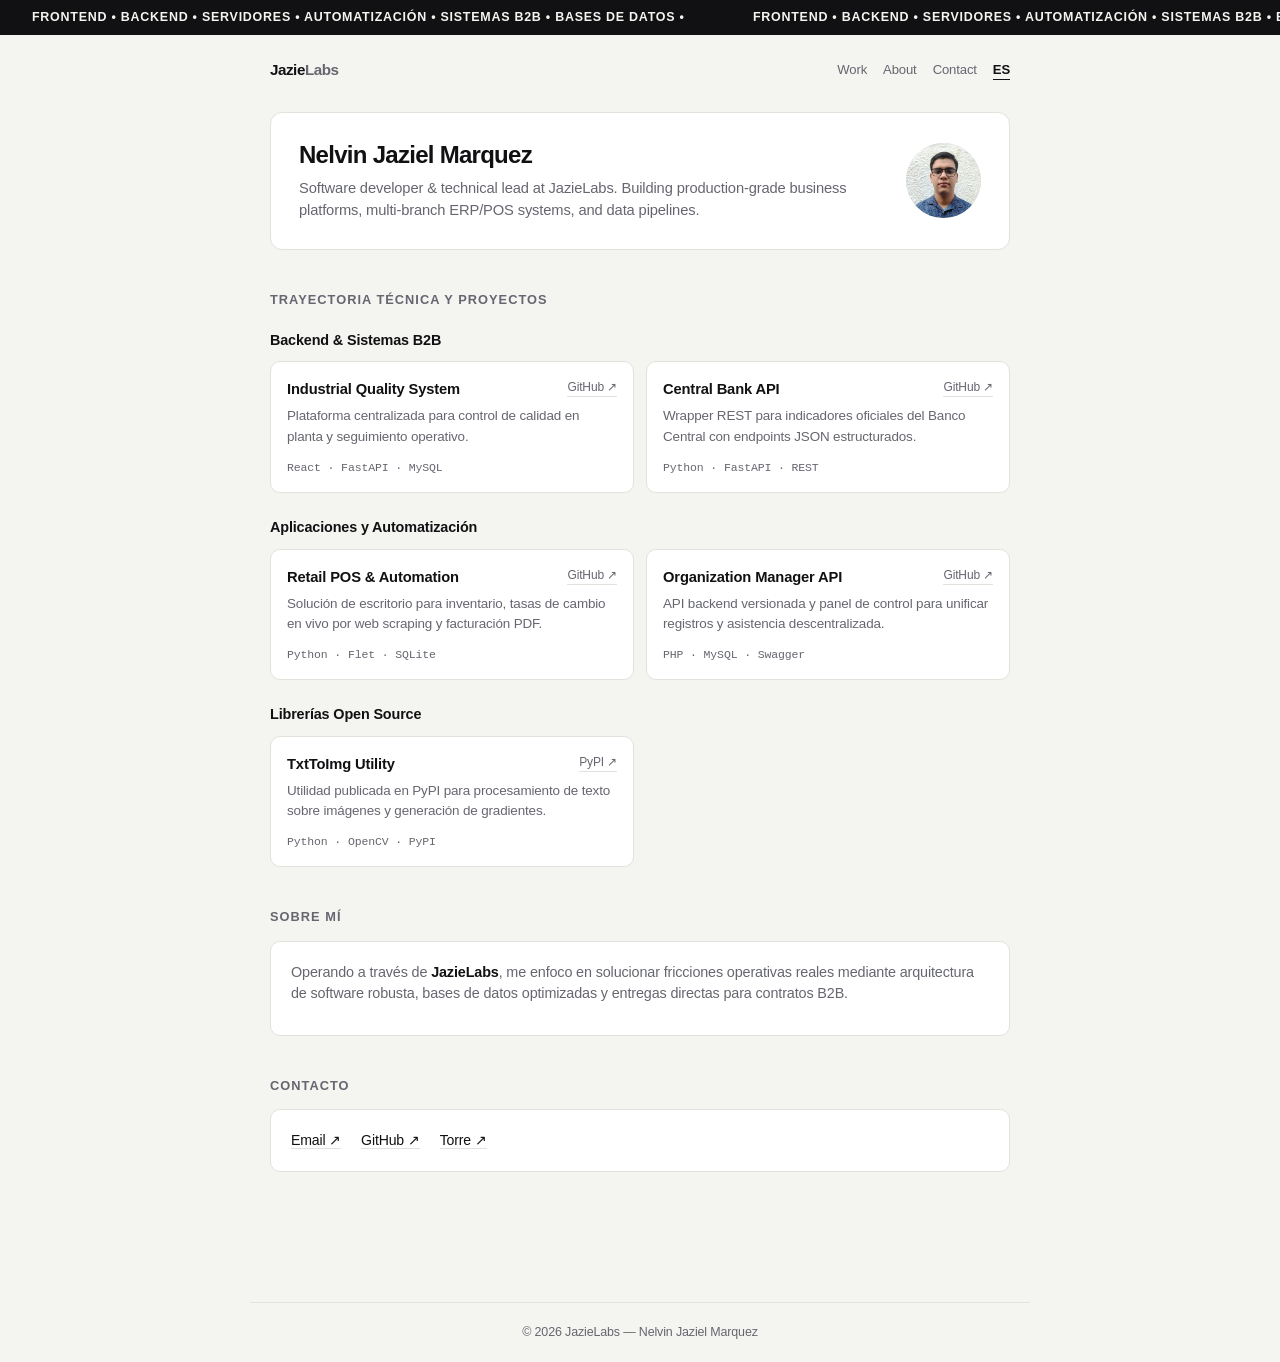
<file: index.html>
<!DOCTYPE html>
<html lang="en">
<head>
<meta charset="UTF-8">
<meta name="viewport" content="width=device-width, initial-scale=1.0">
<title>Nelvin Jaziel Marquez — JazieLabs</title>
<meta name="description" content="Full-stack developer and technical lead. Building production systems, ERP/POS software, and automated workflows.">
<link rel="canonical" href="https://jazielabs.online/">
<link rel="alternate" hreflang="en" href="https://jazielabs.online/">
<link rel="alternate" hreflang="es" href="https://jazielabs.online/es/">
<meta name="theme-color" content="#f4f4f0">
<link rel="stylesheet" href="styles.css">
</head>
<body>

  <!-- Ticker animado superior -->
  <div class="ticker-wrap">
    <div class="ticker-move">
      <span class="ticker-item">frontend &bull; backend &bull; servidores &bull; automatización &bull; sistemas b2b &bull; bases de datos &bull;</span>
      <span class="ticker-item">frontend &bull; backend &bull; servidores &bull; automatización &bull; sistemas b2b &bull; bases de datos &bull;</span>
    </div>
  </div>

  <header class="site-header">
    <a href="#" class="brand">Jazie<span>Labs</span></a>
    <nav class="site-nav">
      <a href="#work">Work</a>
      <a href="#about">About</a>
      <a href="#contact">Contact</a>
      <a href="es/" class="lang">ES</a>
    </nav>
  </header>

  <main>

    <!-- Hero -->
    <div class="hero">
      <div>
        <h1>Nelvin Jaziel Marquez</h1>
        <p>Software developer &amp; technical lead at JazieLabs. Building production-grade business platforms, multi-branch ERP/POS systems, and data pipelines.</p>
      </div>
      <img src="foto.jpg" alt="Nelvin Jaziel Marquez" class="hero-avatar">
    </div>

    <!-- Sección de Proyectos Categorizados con redirecciones activas -->
    <section id="work">
      <div class="section-title">Trayectoria técnica y proyectos</div>

      <!-- Grupo Backend & Sistemas -->
      <div class="category-group">
        <h3>Backend &amp; Sistemas B2B</h3>
        <div class="compact-grid">

          <article class="compact-card">
            <div>
              <div class="card-top">
                <h4><a href="https://github.com/nelvinjazieldeveloper/PST-IV" target="_blank" rel="noopener">Industrial Quality System</a></h4>
                <a href="https://github.com/nelvinjazieldeveloper/PST-IV" target="_blank" rel="noopener" class="link-tag">GitHub ↗</a>
              </div>
              <p>Plataforma centralizada para control de calidad en planta y seguimiento operativo.</p>
            </div>
            <div class="tech-badges">React · FastAPI · MySQL</div>
          </article>

          <article class="compact-card">
            <div>
              <div class="card-top">
                <h4><a href="https://github.com/nelvinjazieldeveloper/apibcv" target="_blank" rel="noopener">Central Bank API</a></h4>
                <a href="https://github.com/nelvinjazieldeveloper/apibcv" target="_blank" rel="noopener" class="link-tag">GitHub ↗</a>
              </div>
              <p>Wrapper REST para indicadores oficiales del Banco Central con endpoints JSON estructurados.</p>
            </div>
            <div class="tech-badges">Python · FastAPI · REST</div>
          </article>

        </div>
      </div>

      <!-- Grupo Aplicaciones & Automatización -->
      <div class="category-group">
        <h3>Aplicaciones y Automatización</h3>
        <div class="compact-grid">

          <article class="compact-card">
            <div>
              <div class="card-top">
                <h4><a href="https://github.com/nelvinjazieldeveloper/sales-management-manejo-de-ventas" target="_blank" rel="noopener">Retail POS &amp; Automation</a></h4>
                <a href="https://github.com/nelvinjazieldeveloper/sales-management-manejo-de-ventas" target="_blank" rel="noopener" class="link-tag">GitHub ↗</a>
              </div>
              <p>Solución de escritorio para inventario, tasas de cambio en vivo por web scraping y facturación PDF.</p>
            </div>
            <div class="tech-badges">Python · Flet · SQLite</div>
          </article>

          <article class="compact-card">
            <div>
              <div class="card-top">
                <h4><a href="https://github.com/nelvinjazieldeveloper/sector" target="_blank" rel="noopener">Organization Manager API</a></h4>
                <a href="https://github.com/nelvinjazieldeveloper/sector" target="_blank" rel="noopener" class="link-tag">GitHub ↗</a>
              </div>
              <p>API backend versionada y panel de control para unificar registros y asistencia descentralizada.</p>
            </div>
            <div class="tech-badges">PHP · MySQL · Swagger</div>
          </article>

        </div>
      </div>

      <!-- Grupo Librerías Open Source -->
      <div class="category-group">
        <h3>Librerías Open Source</h3>
        <div class="compact-grid">

          <article class="compact-card">
            <div>
              <div class="card-top">
                <h4><a href="https://pypi.org/project/TxtToImg/" target="_blank" rel="noopener">TxtToImg Utility</a></h4>
                <a href="https://pypi.org/project/TxtToImg/" target="_blank" rel="noopener" class="link-tag">PyPI ↗</a>
              </div>
              <p>Utilidad publicada en PyPI para procesamiento de texto sobre imágenes y generación de gradientes.</p>
            </div>
            <div class="tech-badges">Python · OpenCV · PyPI</div>
          </article>

        </div>
      </div>

    </section>

    <!-- Sobre mí -->
    <section id="about">
      <div class="section-title">Sobre mí</div>
      <div class="contact-box">
        <p style="color: var(--text-muted); font-size: 0.9rem;">
          Operando a través de <strong>JazieLabs</strong>, me enfoco en solucionar fricciones operativas reales mediante arquitectura de software robusta, bases de datos optimizadas y entregas directas para contratos B2B.
        </p>
      </div>
    </section>

    <!-- Contacto con redirecciones de enlaces externos -->
    <section id="contact">
      <div class="section-title">Contacto</div>
      <div class="contact-box">
        <ul class="contact-links">
          <li><a href="mailto:njmarquezm@gmail.com">Email ↗</a></li>
          <li><a href="https://github.com/nelvinjazieldeveloper" target="_blank" rel="noopener">GitHub ↗</a></li>
          <li><a href="https://torre.ai/nelvinmarquez" target="_blank" rel="noopener">Torre ↗</a></li>
        </ul>
      </div>
    </section>

  </main>

  <footer>
    <p>&copy; 2026 JazieLabs — Nelvin Jaziel Marquez</p>
  </footer>

</body>
</html>
</file>
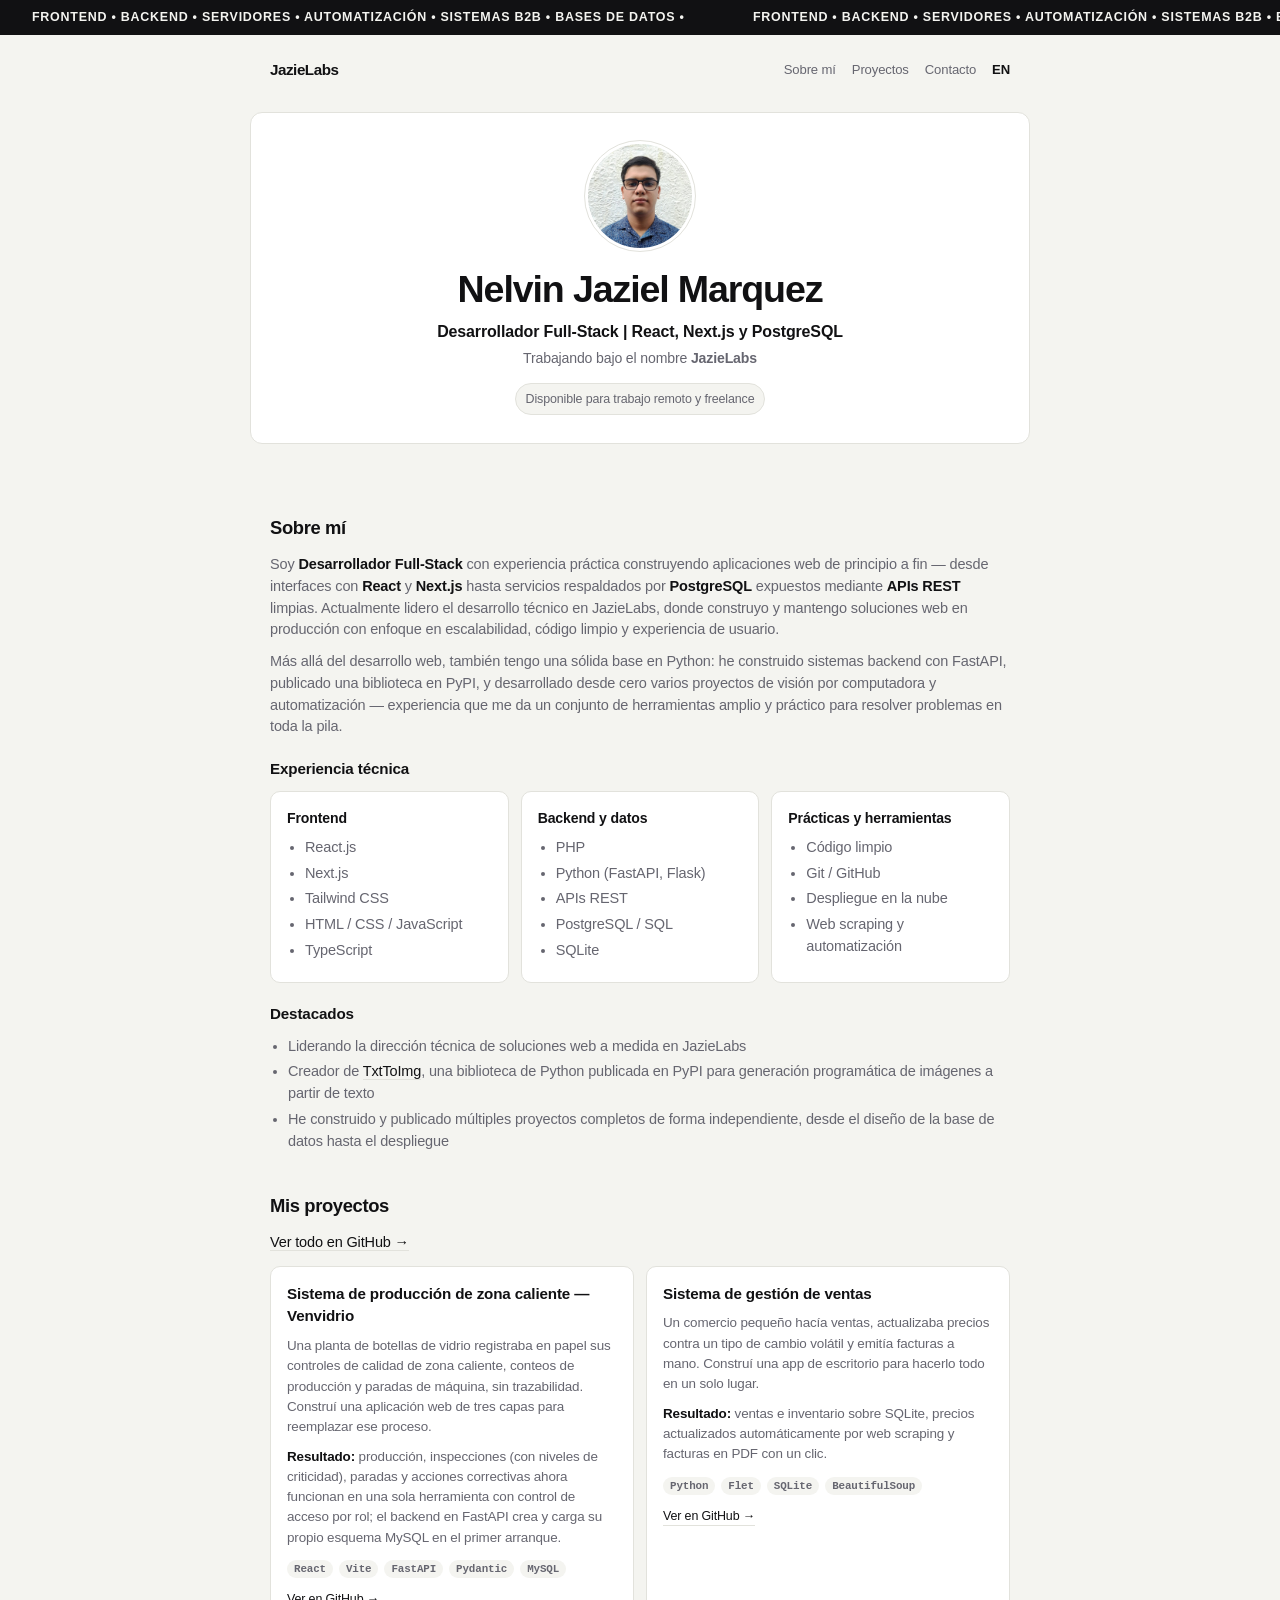
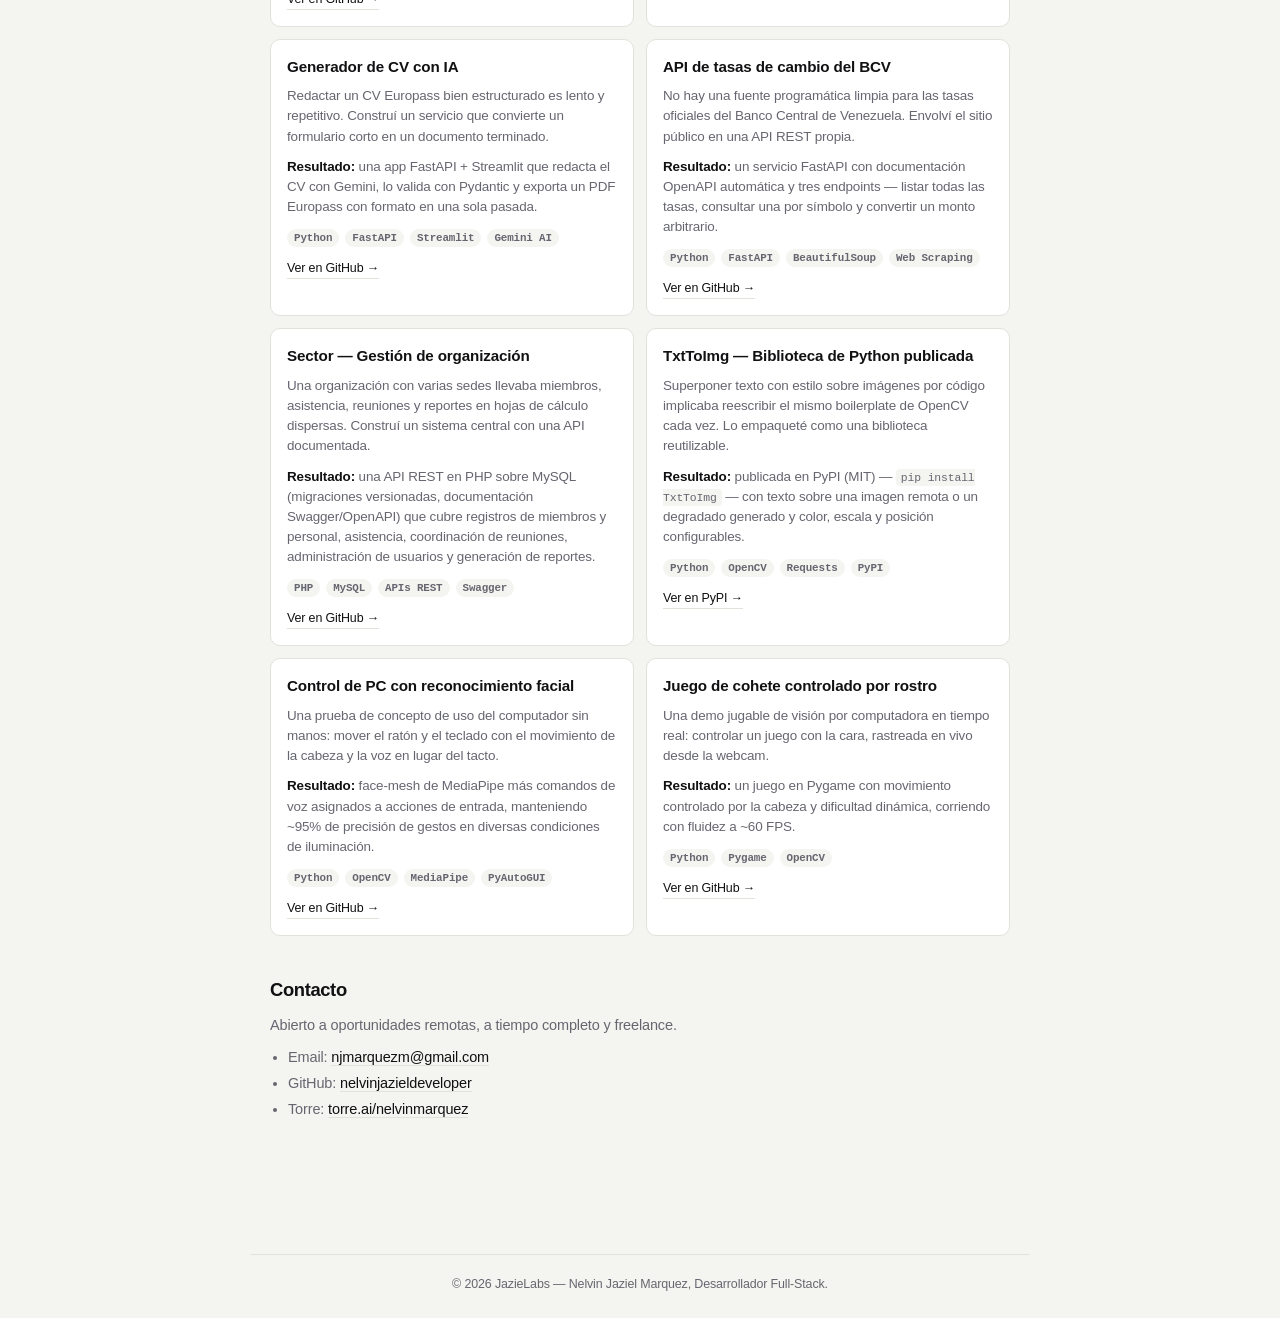
<file: es/index.html>
<!DOCTYPE html>
<html lang="es">
<head>
<meta charset="UTF-8">
<meta name="viewport" content="width=device-width, initial-scale=1.0">
<title>JazieLabs | Nelvin Jaziel Marquez — Desarrollador Full-Stack</title>
<meta name="description" content="JazieLabs — el estudio detrás de Nelvin Jaziel Marquez, Desarrollador Full-Stack especializado en React, Next.js, PostgreSQL y APIs REST, con experiencia en Python, automatización y visión por computadora.">
<link rel="canonical" href="https://jazielabs.online/es/">
<link rel="alternate" hreflang="en" href="https://jazielabs.online/">
<link rel="alternate" hreflang="es" href="https://jazielabs.online/es/">
<meta name="theme-color" content="#0d1117">
<meta property="og:title" content="Nelvin Jaziel Marquez — Desarrollador Full-Stack">
<meta property="og:description" content="Desarrollador Full-Stack especializado en React, Next.js, PostgreSQL y APIs REST.">
<meta property="og:type" content="website">
<meta property="og:url" content="https://jazielabs.online/es/">
<link rel="preconnect" href="https://fonts.googleapis.com">
<link rel="preconnect" href="https://fonts.gstatic.com" crossorigin>
<link href="https://fonts.googleapis.com/css2?family=Inter:wght@400;500;600;700;800&display=swap" rel="stylesheet">
<link rel="stylesheet" href="../styles.css">
</head>
<body>

  <!-- Ticker animado superior -->
  <div class="ticker-wrap">
    <div class="ticker-move">
      <span class="ticker-item">frontend &bull; backend &bull; servidores &bull; automatización &bull; sistemas b2b &bull; bases de datos &bull;</span>
      <span class="ticker-item">frontend &bull; backend &bull; servidores &bull; automatización &bull; sistemas b2b &bull; bases de datos &bull;</span>
    </div>
  </div>

  <div class="navbar">
    <span class="brand">JazieLabs</span>
    <nav>
      <a href="#about">Sobre mí</a>
      <a href="#projects">Proyectos</a>
      <a href="#contact">Contacto</a>
      <a href="../" class="lang-switch">EN</a>
    </nav>
  </div>

  <header class="hero">
    <img src="foto.jpg" alt="Nelvin Jaziel Marquez" class="profile-photo">
    <h1>Nelvin Jaziel Marquez</h1>
    <p class="subtitle">Desarrollador Full-Stack | React, Next.js y PostgreSQL</p>
    <p class="brand-note">Trabajando bajo el nombre <strong>JazieLabs</strong></p>
    <span class="pill">Disponible para trabajo remoto y freelance</span>
  </header>

  <main>

    <section id="about">
      <h2>Sobre mí</h2>
      <p>
        Soy <strong>Desarrollador Full-Stack</strong> con experiencia práctica construyendo aplicaciones web
        de principio a fin — desde interfaces con <strong>React</strong> y <strong>Next.js</strong> hasta
        servicios respaldados por <strong>PostgreSQL</strong> expuestos mediante <strong>APIs REST</strong> limpias.
        Actualmente lidero el desarrollo técnico en JazieLabs, donde construyo y mantengo soluciones web
        en producción con enfoque en escalabilidad, código limpio y experiencia de usuario.
      </p>
      <p>
        Más allá del desarrollo web, también tengo una sólida base en Python: he construido sistemas backend
        con FastAPI, publicado una biblioteca en PyPI, y desarrollado desde cero varios proyectos de
        visión por computadora y automatización — experiencia que me da un conjunto de herramientas amplio
        y práctico para resolver problemas en toda la pila.
      </p>

      <h3>Experiencia técnica</h3>
      <div class="skills-grid">
        <div class="skill-group">
          <h4>Frontend</h4>
          <ul>
            <li>React.js</li>
            <li>Next.js</li>
            <li>Tailwind CSS</li>
            <li>HTML / CSS / JavaScript</li>
            <li>TypeScript</li>
          </ul>
        </div>
        <div class="skill-group">
          <h4>Backend y datos</h4>
          <ul>
            <li>PHP</li>
            <li>Python (FastAPI, Flask)</li>
            <li>APIs REST</li>
            <li>PostgreSQL / SQL</li>
            <li>SQLite</li>
          </ul>
        </div>
        <div class="skill-group">
          <h4>Prácticas y herramientas</h4>
          <ul>
            <li>Código limpio</li>
            <li>Git / GitHub</li>
            <li>Despliegue en la nube</li>
            <li>Web scraping y automatización</li>
          </ul>
        </div>
      </div>

      <h3>Destacados</h3>
      <ul class="highlights">
        <li>Liderando la dirección técnica de soluciones web a medida en JazieLabs</li>
        <li>Creador de <a href="https://pypi.org/project/TxtToImg/" target="_blank" rel="noopener">TxtToImg</a>, una biblioteca de Python publicada en PyPI para generación programática de imágenes a partir de texto</li>
        <li>He construido y publicado múltiples proyectos completos de forma independiente, desde el diseño de la base de datos hasta el despliegue</li>
      </ul>
    </section>

    <section id="projects">
      <h2>Mis proyectos</h2>
      <p class="section-intro"><a href="https://github.com/nelvinjazieldeveloper" target="_blank" rel="noopener">Ver todo en GitHub →</a></p>

      <div class="projects-grid">

        <article class="project-card">
          <h3>Sistema de producción de zona caliente — Venvidrio</h3>
          <p class="card-lead">Una planta de botellas de vidrio registraba en papel sus controles de calidad de zona caliente, conteos de producción y paradas de máquina, sin trazabilidad. Construí una aplicación web de tres capas para reemplazar ese proceso.</p>
          <p class="card-outcome"><strong>Resultado:</strong> producción, inspecciones (con niveles de criticidad), paradas y acciones correctivas ahora funcionan en una sola herramienta con control de acceso por rol; el backend en FastAPI crea y carga su propio esquema MySQL en el primer arranque.</p>
          <div class="tags">
            <span>React</span><span>Vite</span><span>FastAPI</span><span>Pydantic</span><span>MySQL</span>
          </div>
          <a href="https://github.com/nelvinjazieldeveloper/PST-IV" target="_blank" rel="noopener">Ver en GitHub →</a>
        </article>

        <article class="project-card">
          <h3>Sistema de gestión de ventas</h3>
          <p class="card-lead">Un comercio pequeño hacía ventas, actualizaba precios contra un tipo de cambio volátil y emitía facturas a mano. Construí una app de escritorio para hacerlo todo en un solo lugar.</p>
          <p class="card-outcome"><strong>Resultado:</strong> ventas e inventario sobre SQLite, precios actualizados automáticamente por web scraping y facturas en PDF con un clic.</p>
          <div class="tags">
            <span>Python</span><span>Flet</span><span>SQLite</span><span>BeautifulSoup</span>
          </div>
          <a href="https://github.com/nelvinjazieldeveloper/sales-management-manejo-de-ventas" target="_blank" rel="noopener">Ver en GitHub →</a>
        </article>

        <article class="project-card">
          <h3>Generador de CV con IA</h3>
          <p class="card-lead">Redactar un CV Europass bien estructurado es lento y repetitivo. Construí un servicio que convierte un formulario corto en un documento terminado.</p>
          <p class="card-outcome"><strong>Resultado:</strong> una app FastAPI + Streamlit que redacta el CV con Gemini, lo valida con Pydantic y exporta un PDF Europass con formato en una sola pasada.</p>
          <div class="tags">
            <span>Python</span><span>FastAPI</span><span>Streamlit</span><span>Gemini AI</span>
          </div>
          <a href="https://github.com/nelvinjazieldeveloper/ai_cv_creator" target="_blank" rel="noopener">Ver en GitHub →</a>
        </article>

        <article class="project-card">
          <h3>API de tasas de cambio del BCV</h3>
          <p class="card-lead">No hay una fuente programática limpia para las tasas oficiales del Banco Central de Venezuela. Envolví el sitio público en una API REST propia.</p>
          <p class="card-outcome"><strong>Resultado:</strong> un servicio FastAPI con documentación OpenAPI automática y tres endpoints — listar todas las tasas, consultar una por símbolo y convertir un monto arbitrario.</p>
          <div class="tags">
            <span>Python</span><span>FastAPI</span><span>BeautifulSoup</span><span>Web Scraping</span>
          </div>
          <a href="https://github.com/nelvinjazieldeveloper/apibcv" target="_blank" rel="noopener">Ver en GitHub →</a>
        </article>

        <article class="project-card">
          <h3>Sector — Gestión de organización</h3>
          <p class="card-lead">Una organización con varias sedes llevaba miembros, asistencia, reuniones y reportes en hojas de cálculo dispersas. Construí un sistema central con una API documentada.</p>
          <p class="card-outcome"><strong>Resultado:</strong> una API REST en PHP sobre MySQL (migraciones versionadas, documentación Swagger/OpenAPI) que cubre registros de miembros y personal, asistencia, coordinación de reuniones, administración de usuarios y generación de reportes.</p>
          <div class="tags">
            <span>PHP</span><span>MySQL</span><span>APIs REST</span><span>Swagger</span>
          </div>
          <a href="https://github.com/nelvinjazieldeveloper/sector" target="_blank" rel="noopener">Ver en GitHub →</a>
        </article>

        <article class="project-card">
          <h3>TxtToImg — Biblioteca de Python publicada</h3>
          <p class="card-lead">Superponer texto con estilo sobre imágenes por código implicaba reescribir el mismo boilerplate de OpenCV cada vez. Lo empaqueté como una biblioteca reutilizable.</p>
          <p class="card-outcome"><strong>Resultado:</strong> publicada en PyPI (MIT) — <code>pip install TxtToImg</code> — con texto sobre una imagen remota o un degradado generado y color, escala y posición configurables.</p>
          <div class="tags">
            <span>Python</span><span>OpenCV</span><span>Requests</span><span>PyPI</span>
          </div>
          <a href="https://pypi.org/project/TxtToImg/" target="_blank" rel="noopener">Ver en PyPI →</a>
        </article>

        <article class="project-card">
          <h3>Control de PC con reconocimiento facial</h3>
          <p class="card-lead">Una prueba de concepto de uso del computador sin manos: mover el ratón y el teclado con el movimiento de la cabeza y la voz en lugar del tacto.</p>
          <p class="card-outcome"><strong>Resultado:</strong> face-mesh de MediaPipe más comandos de voz asignados a acciones de entrada, manteniendo ~95% de precisión de gestos en diversas condiciones de iluminación.</p>
          <div class="tags">
            <span>Python</span><span>OpenCV</span><span>MediaPipe</span><span>PyAutoGUI</span>
          </div>
          <a href="https://github.com/nelvinjazieldeveloper/control" target="_blank" rel="noopener">Ver en GitHub →</a>
        </article>

        <article class="project-card">
          <h3>Juego de cohete controlado por rostro</h3>
          <p class="card-lead">Una demo jugable de visión por computadora en tiempo real: controlar un juego con la cara, rastreada en vivo desde la webcam.</p>
          <p class="card-outcome"><strong>Resultado:</strong> un juego en Pygame con movimiento controlado por la cabeza y dificultad dinámica, corriendo con fluidez a ~60 FPS.</p>
          <div class="tags">
            <span>Python</span><span>Pygame</span><span>OpenCV</span>
          </div>
          <a href="https://github.com/nelvinjazieldeveloper/Rocket-Game-Juego-Cohete" target="_blank" rel="noopener">Ver en GitHub →</a>
        </article>

      </div>
    </section>

    <section id="contact">
      <h2>Contacto</h2>
      <p>Abierto a oportunidades remotas, a tiempo completo y freelance.</p>
      <ul class="contact-list">
        <li>Email: <a href="mailto:njmarquezm@gmail.com">njmarquezm@gmail.com</a></li>
        <li>GitHub: <a href="https://github.com/nelvinjazieldeveloper" target="_blank" rel="noopener">nelvinjazieldeveloper</a></li>
        <li>Torre: <a href="https://torre.ai/nelvinmarquez" target="_blank" rel="noopener">torre.ai/nelvinmarquez</a></li>
      </ul>
    </section>

  </main>

  <footer>
    <p>&copy; 2026 JazieLabs — Nelvin Jaziel Marquez, Desarrollador Full-Stack.</p>
  </footer>

</body>
</html>
</file>
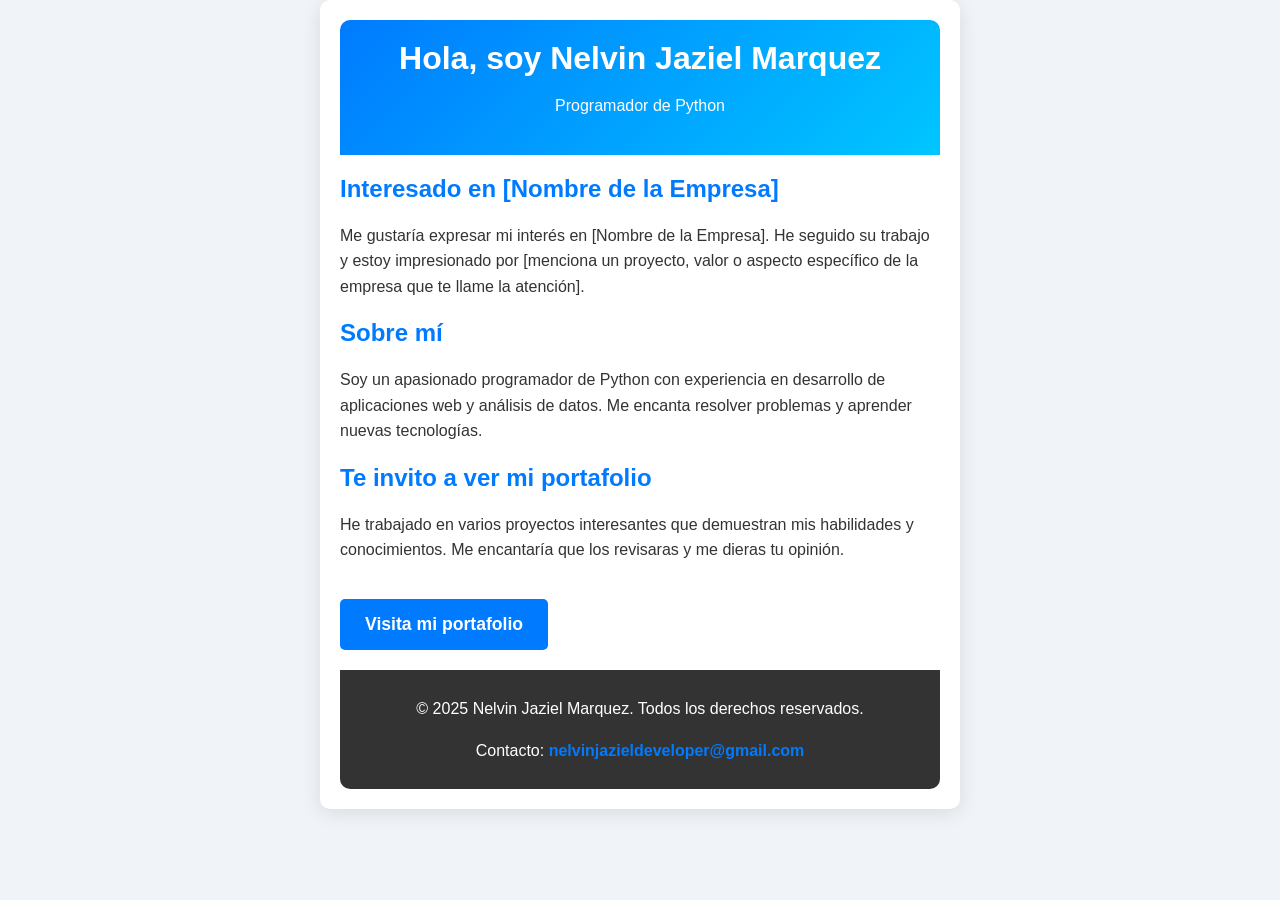
<file: email.html>
<!DOCTYPE html>
<html lang="es">
<head>
    <meta charset="UTF-8">
    <meta name="viewport" content="width=device-width, initial-scale=1.0">
    <title>Presentación de Nelvin Jaziel Marquez</title>
    <style>
        body {
            font-family: 'Roboto', sans-serif;
            margin: 0;
            padding: 0;
            background-color: #f0f4f8;
            color: #333;
        }
        .container {
            width: 90%;
            max-width: 600px;
            margin: auto;
            background: #fff;
            border-radius: 10px;
            box-shadow: 0 4px 20px rgba(0, 0, 0, 0.1);
            padding: 20px;
        }
        header {
            background: linear-gradient(135deg, #007bff, #00c6ff);
            color: #fff;
            padding: 20px;
            text-align: center;
            border-radius: 10px 10px 0 0;
        }
        h1 {
            font-size: 2em;
            margin: 0;
        }
        h2 {
            color: #007bff;
            font-size: 1.5em;
            margin-top: 20px;
        }
        p {
            line-height: 1.6;
        }
        a {
            color: #007bff;
            text-decoration: none;
            font-weight: bold;
        }
        .button {
            display: inline-block;
            background-color: #007bff;
            color: #fff;
            padding: 15px 25px;
            border-radius: 5px;
            text-align: center;
            text-decoration: none;
            font-size: 1.1em;
            margin-top: 20px;
            transition: background 0.3s;
        }
        .button:hover {
            background-color: #0056b3;
        }
        footer {
            text-align: center;
            padding: 10px;
            background: #333;
            color: #fff;
            border-radius: 0 0 10px 10px;
            margin-top: 20px;
        }
    </style>
</head>
<body>
    <div class="container">
        <header>
            <h1>Hola, soy Nelvin Jaziel Marquez</h1>
            <p>Programador de Python</p>
        </header>
        
        <h2>Interesado en [Nombre de la Empresa]</h2>
        <p>Me gustaría expresar mi interés en [Nombre de la Empresa]. He seguido su trabajo y estoy impresionado por [menciona un proyecto, valor o aspecto específico de la empresa que te llame la atención].</p>
        
        <h2>Sobre mí</h2>
        <p>Soy un apasionado programador de Python con experiencia en desarrollo de aplicaciones web y análisis de datos. Me encanta resolver problemas y aprender nuevas tecnologías.</p>
        
        <h2>Te invito a ver mi portafolio</h2>
        <p>He trabajado en varios proyectos interesantes que demuestran mis habilidades y conocimientos. Me encantaría que los revisaras y me dieras tu opinión.</p>
        
        <a href="https://tu-portafolio.com" target="_blank" class="button">Visita mi portafolio</a>
        
        <footer>
            <p>&copy; 2025 Nelvin Jaziel Marquez. Todos los derechos reservados.</p>
            <p>Contacto: <a href="mailto:nelvinjazieldeveloper@gmail.com">nelvinjazieldeveloper@gmail.com</a></p>
        </footer>
    </div>
</body>
</html>
</file>
<file: styles.css>
/* ============================================================
   JazieLabs — Advanced Editorial Grid & Ticker Theme
   ============================================================ */

:root {
  --bg: #f4f4f0;
  --card-bg: #ffffff;
  --text-main: #111113;
  --text-muted: #666670;
  --border: #e2e2dc;
  --maxw: 780px;
}

*, *::before, *::after { box-sizing: border-box; margin: 0; padding: 0; }

html {
  scroll-behavior: smooth;
  -webkit-text-size-adjust: 100%;
}

body {
  font-family: -apple-system, BlinkMacSystemFont, "Segoe UI", Roboto, Helvetica, Arial, sans-serif;
  background-color: var(--bg);
  color: var(--text-main);
  line-height: 1.5;
  font-size: 14.5px;
  letter-spacing: -0.01em;
  -webkit-font-smoothing: antialiased;
}

::selection { background: var(--text-main); color: var(--bg); }

a {
  color: var(--text-main);
  text-decoration: none;
  border-bottom: 1px solid var(--border);
  transition: border-color 0.15s ease;
}
a:hover {
  border-bottom-color: var(--text-main);
}

/* ---------- Top Ticker (Marquesina) ---------- */
.ticker-wrap {
  width: 100%;
  background: var(--text-main);
  color: var(--bg);
  padding: 8px 0;
  overflow: hidden;
  white-space: nowrap;
  font-size: 0.78rem;
  font-weight: 600;
  letter-spacing: 0.06em;
  text-transform: uppercase;
}

.ticker-move {
  display: inline-block;
  animation: ticker 30s linear infinite;
}

.ticker-item {
  display: inline-block;
  padding: 0 2rem;
}

@keyframes ticker {
  0% { transform: translate3d(0, 0, 0); }
  100% { transform: translate3d(-50%, 0, 0); }
}

/* ---------- Header ---------- */
header.site-header {
  max-width: var(--maxw);
  margin: 0 auto;
  padding: 24px 20px 0;
  display: flex;
  justify-content: space-between;
  align-items: center;
}

.brand {
  font-weight: 700;
  font-size: 0.95rem;
  letter-spacing: -0.03em;
  border: none;
}
.brand span { color: var(--text-muted); }

nav.site-nav {
  display: flex;
  gap: 16px;
  font-size: 0.82rem;
}
nav.site-nav a { border: none; color: var(--text-muted); }
nav.site-nav a:hover { color: var(--text-main); }
nav.site-nav a.lang {
  color: var(--text-main);
  font-weight: 600;
  border-bottom: 1px solid var(--text-main);
}

/* ---------- Main ---------- */
main {
  max-width: var(--maxw);
  margin: 0 auto;
  padding: 30px 20px 80px;
}

/* ---------- Hero ---------- */
.hero {
  background: var(--card-bg);
  border: 1px solid var(--border);
  border-radius: 12px;
  padding: 28px;
  display: flex;
  justify-content: space-between;
  align-items: center;
  gap: 20px;
  margin-bottom: 35px;
}

.hero h1 {
  font-size: 1.5rem;
  font-weight: 700;
  letter-spacing: -0.03em;
  line-height: 1.2;
  margin-bottom: 8px;
}

.hero p {
  color: var(--text-muted);
  font-size: 0.92rem;
}

.hero-avatar {
  width: 75px;
  height: 75px;
  border-radius: 50%;
  background: var(--border);
  display: flex;
  align-items: center;
  justify-content: center;
  font-weight: 600;
  font-size: 1.1rem;
  color: var(--text-muted);
  flex-shrink: 0;
}

/* ---------- Sections & Category Blocks ---------- */
section {
  margin-top: 40px;
}

.section-title {
  font-size: 0.8rem;
  font-weight: 600;
  text-transform: uppercase;
  letter-spacing: 0.08em;
  color: var(--text-muted);
  margin-bottom: 14px;
}

/* Subcategorías estilo Ascanio (Backend, Frontend, etc.) */
.category-group {
  margin-bottom: 24px;
}

.category-group h3 {
  font-size: 0.9rem;
  font-weight: 600;
  color: var(--text-main);
  margin-bottom: 10px;
  display: flex;
  align-items: center;
  gap: 8px;
}

/* Grid denso de tarjetas pequeñas */
.compact-grid {
  display: grid;
  grid-template-columns: repeat(2, 1fr);
  gap: 12px;
}

@media (max-width: 650px) {
  .compact-grid { grid-template-columns: 1fr; }
  .hero { flex-direction: column; text-align: center; }
}

.compact-card {
  background: var(--card-bg);
  border: 1px solid var(--border);
  border-radius: 10px;
  padding: 16px;
  display: flex;
  flex-direction: column;
  justify-content: space-between;
  transition: border-color 0.15s ease;
}
.compact-card:hover {
  border-color: #b0b0ba;
}

.card-top {
  display: flex;
  justify-content: space-between;
  align-items: flex-start;
  margin-bottom: 6px;
}

.compact-card h4 {
  font-size: 0.92rem;
  font-weight: 600;
}
.compact-card h4 a { border: none; }

.link-tag {
  font-size: 0.75rem;
  color: var(--text-muted);
}

.compact-card p {
  color: var(--text-muted);
  font-size: 0.84rem;
  margin-bottom: 12px;
}

.tech-badges {
  font-size: 0.72rem;
  color: var(--text-muted);
  font-family: ui-monospace, monospace;
}

/* ---------- Contact & Footer ---------- */
.contact-box {
  background: var(--card-bg);
  border: 1px solid var(--border);
  border-radius: 10px;
  padding: 20px;
}

.contact-links {
  list-style: none;
  display: flex;
  gap: 20px;
  font-size: 0.88rem;
}

footer {
  max-width: var(--maxw);
  margin: 50px auto 0;
  padding: 20px;
  text-align: center;
  color: var(--text-muted);
  font-size: 0.78rem;
  border-top: 1px solid var(--border);
}

/* ---------- Spanish portfolio layout ---------- */
.navbar {
  max-width: var(--maxw);
  margin: 0 auto;
  padding: 24px 20px 0;
  display: flex;
  align-items: center;
  justify-content: space-between;
}

.navbar nav {
  display: flex;
  align-items: center;
  gap: 16px;
  font-size: 0.82rem;
}

.navbar nav a {
  border: none;
  color: var(--text-muted);
}

.navbar nav a:hover { color: var(--text-main); }
.navbar .lang-switch { color: var(--text-main); font-weight: 700; }

header.hero {
  max-width: var(--maxw);
  margin: 30px auto 0;
  padding: 28px;
  display: block;
  text-align: center;
}

header.hero h1 {
  margin-bottom: 8px;
  font-size: clamp(1.75rem, 7vw, 2.35rem);
}

.profile-photo {
  width: 110px;
  height: 110px;
  margin: 0 auto 16px;
  display: block;
  border-radius: 50%;
  object-fit: cover;
  object-position: center 18%;
  border: 3px solid var(--card-bg);
  outline: 1px solid var(--border);
}

.hero-avatar {
  object-fit: cover;
  object-position: center 18%;
}

header.hero .subtitle {
  color: var(--text-main);
  font-size: 1rem;
  font-weight: 600;
}

header.hero .brand-note {
  margin-top: 4px;
  font-size: 0.88rem;
}

.pill {
  display: inline-block;
  margin-top: 14px;
  padding: 6px 10px;
  border: 1px solid var(--border);
  border-radius: 999px;
  color: var(--text-muted);
  font-size: 0.78rem;
  background: var(--bg);
}

main section h2 {
  margin-bottom: 12px;
  font-size: 1.15rem;
  letter-spacing: -0.02em;
}

main section h3 {
  margin: 20px 0 10px;
  font-size: 0.95rem;
}

main section p {
  margin-bottom: 10px;
  color: var(--text-muted);
}

main section strong { color: var(--text-main); }

.skills-grid {
  display: grid;
  grid-template-columns: repeat(3, 1fr);
  gap: 12px;
}

.skill-group {
  padding: 16px;
  border: 1px solid var(--border);
  border-radius: 10px;
  background: var(--card-bg);
}

.skill-group h4 {
  margin-bottom: 8px;
  font-size: 0.88rem;
}

.skill-group ul,
.highlights,
.contact-list {
  margin-left: 18px;
}

.skill-group li,
.highlights li,
.contact-list li {
  margin-bottom: 4px;
  color: var(--text-muted);
}

.section-intro { margin-bottom: 12px; }

.projects-grid {
  display: grid;
  grid-template-columns: repeat(2, minmax(0, 1fr));
  gap: 12px;
}

.project-card {
  min-width: 0;
  padding: 16px;
  border: 1px solid var(--border);
  border-radius: 10px;
  background: var(--card-bg);
  transition: border-color 0.15s ease;
}

.project-card:hover { border-color: #b0b0ba; }
.project-card h3 { margin: 0 0 8px; }
.project-card .card-lead,
.project-card .card-outcome {
  font-size: 0.84rem;
}
.project-card .card-outcome { margin-bottom: 12px; }

.project-card > a {
  display: inline-block;
  margin-top: 12px;
  font-size: 0.78rem;
}

.tags {
  display: flex;
  flex-wrap: wrap;
  gap: 6px;
}

.tags span {
  padding: 3px 7px;
  border-radius: 999px;
  background: var(--bg);
  color: var(--text-muted);
  font: 600 0.68rem ui-monospace, SFMono-Regular, Menlo, monospace;
}

.contact-list {
  margin-top: 8px;
}

code {
  padding: 2px 5px;
  border-radius: 4px;
  background: var(--bg);
  font-family: ui-monospace, SFMono-Regular, Menlo, monospace;
  font-size: 0.85em;
}

@media (max-width: 650px) {
  .navbar { align-items: flex-start; }
  .profile-photo { width: 96px; height: 96px; }
  .navbar nav { gap: 10px; flex-wrap: wrap; justify-content: flex-end; }
  header.hero { margin-top: 20px; }
  .skills-grid { grid-template-columns: 1fr; }
  .projects-grid { grid-template-columns: 1fr; }
}
</file>
